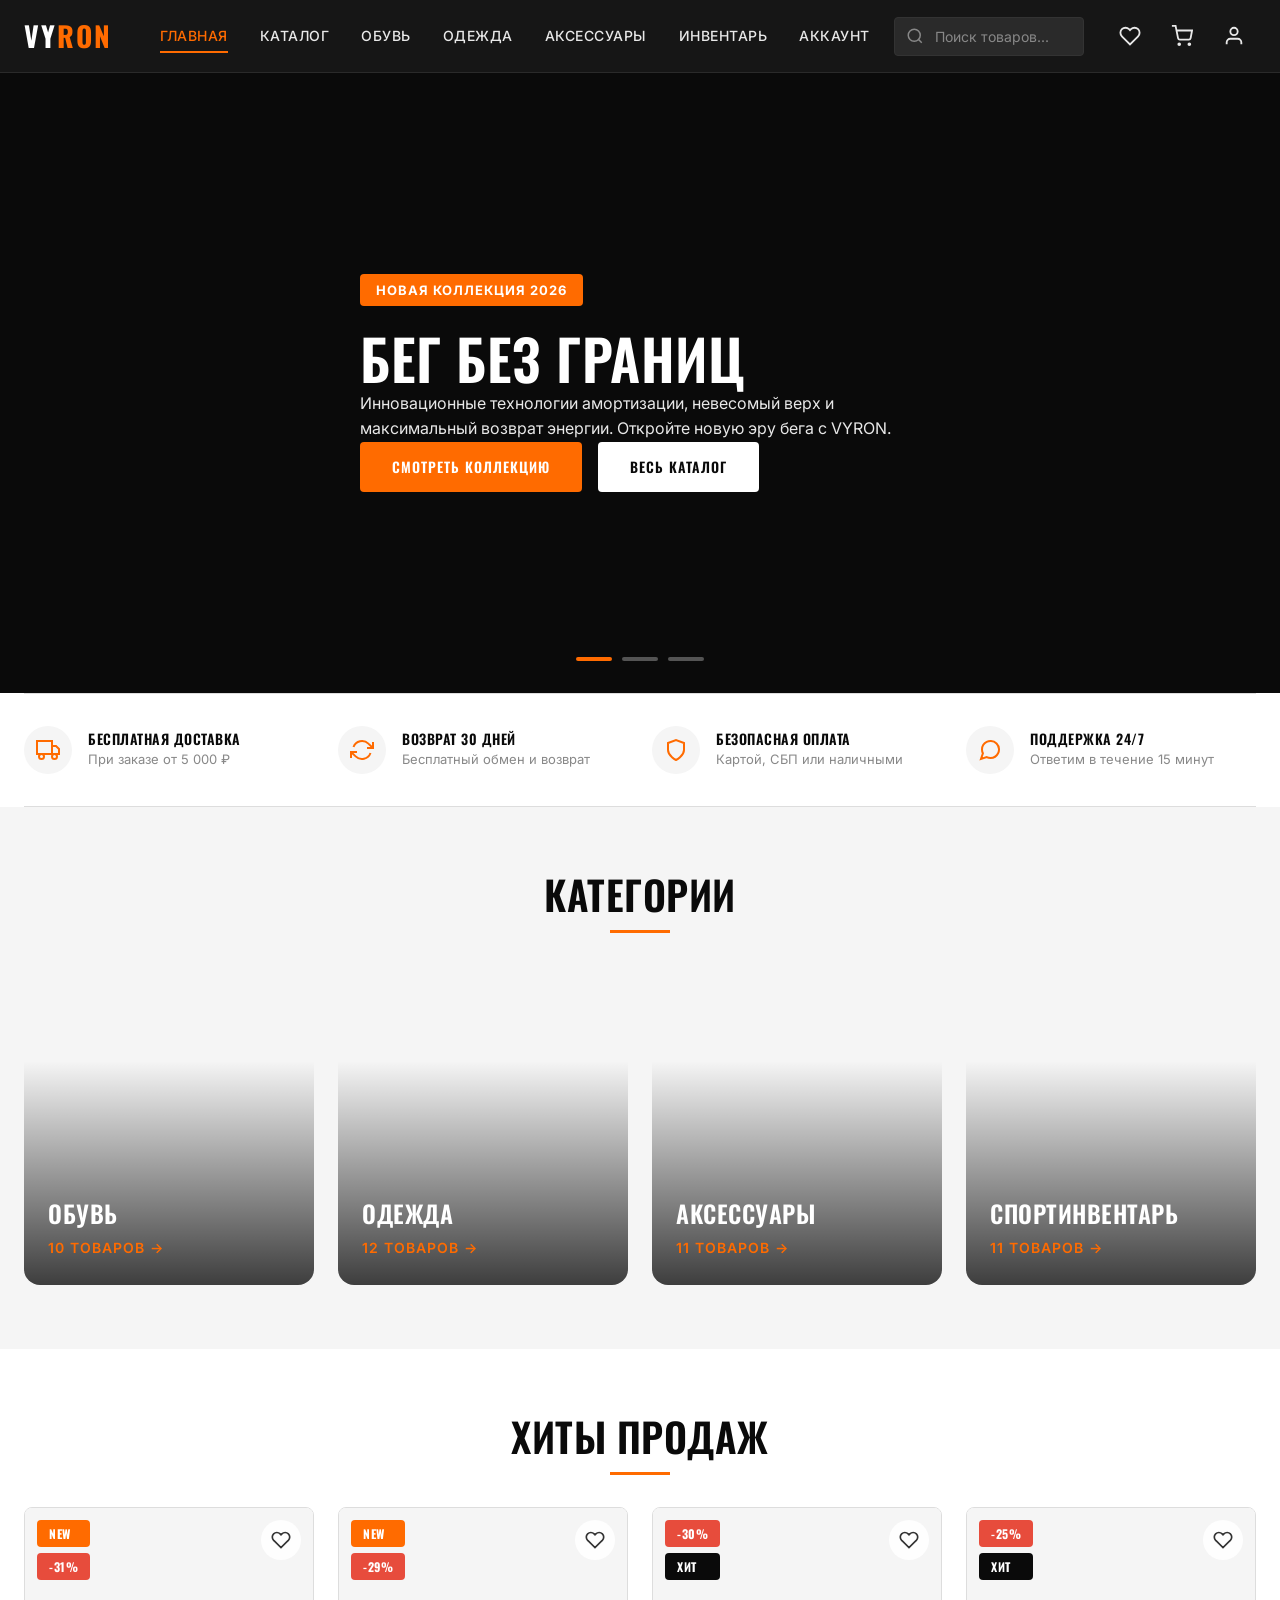
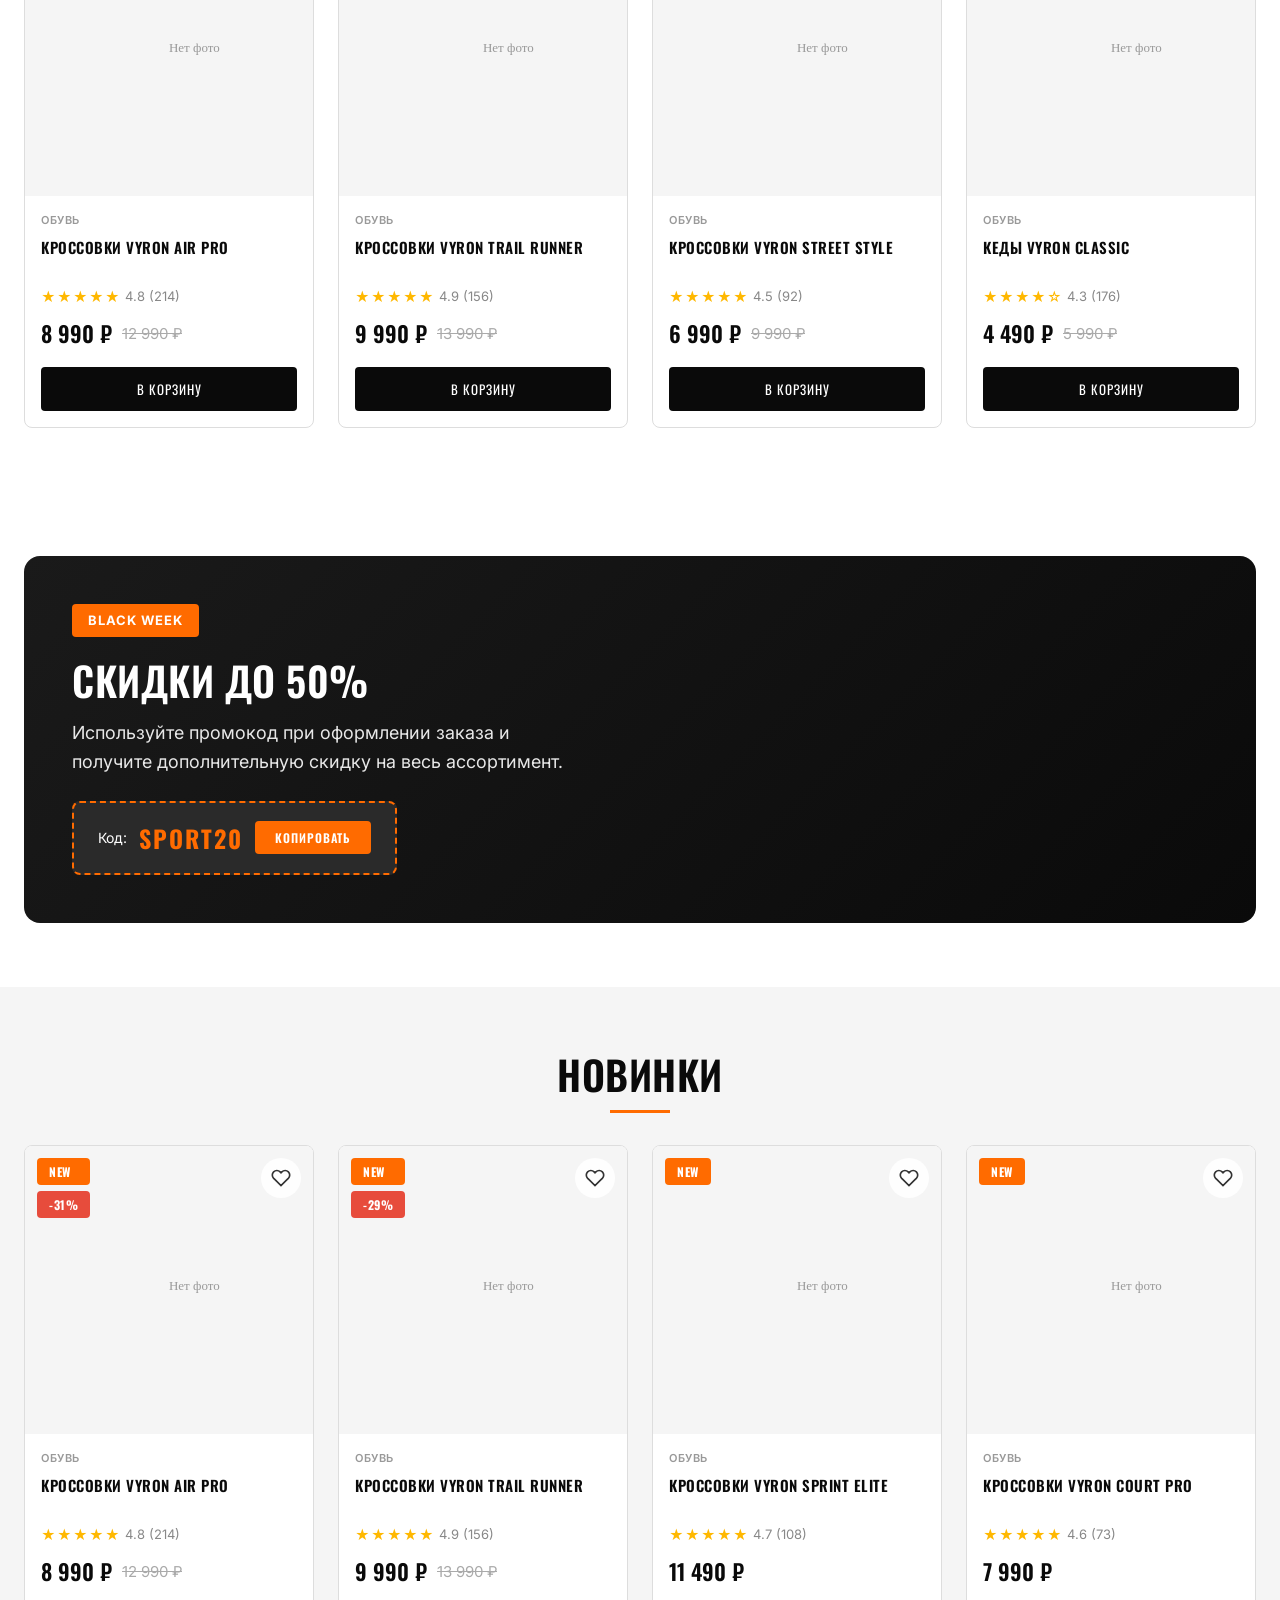
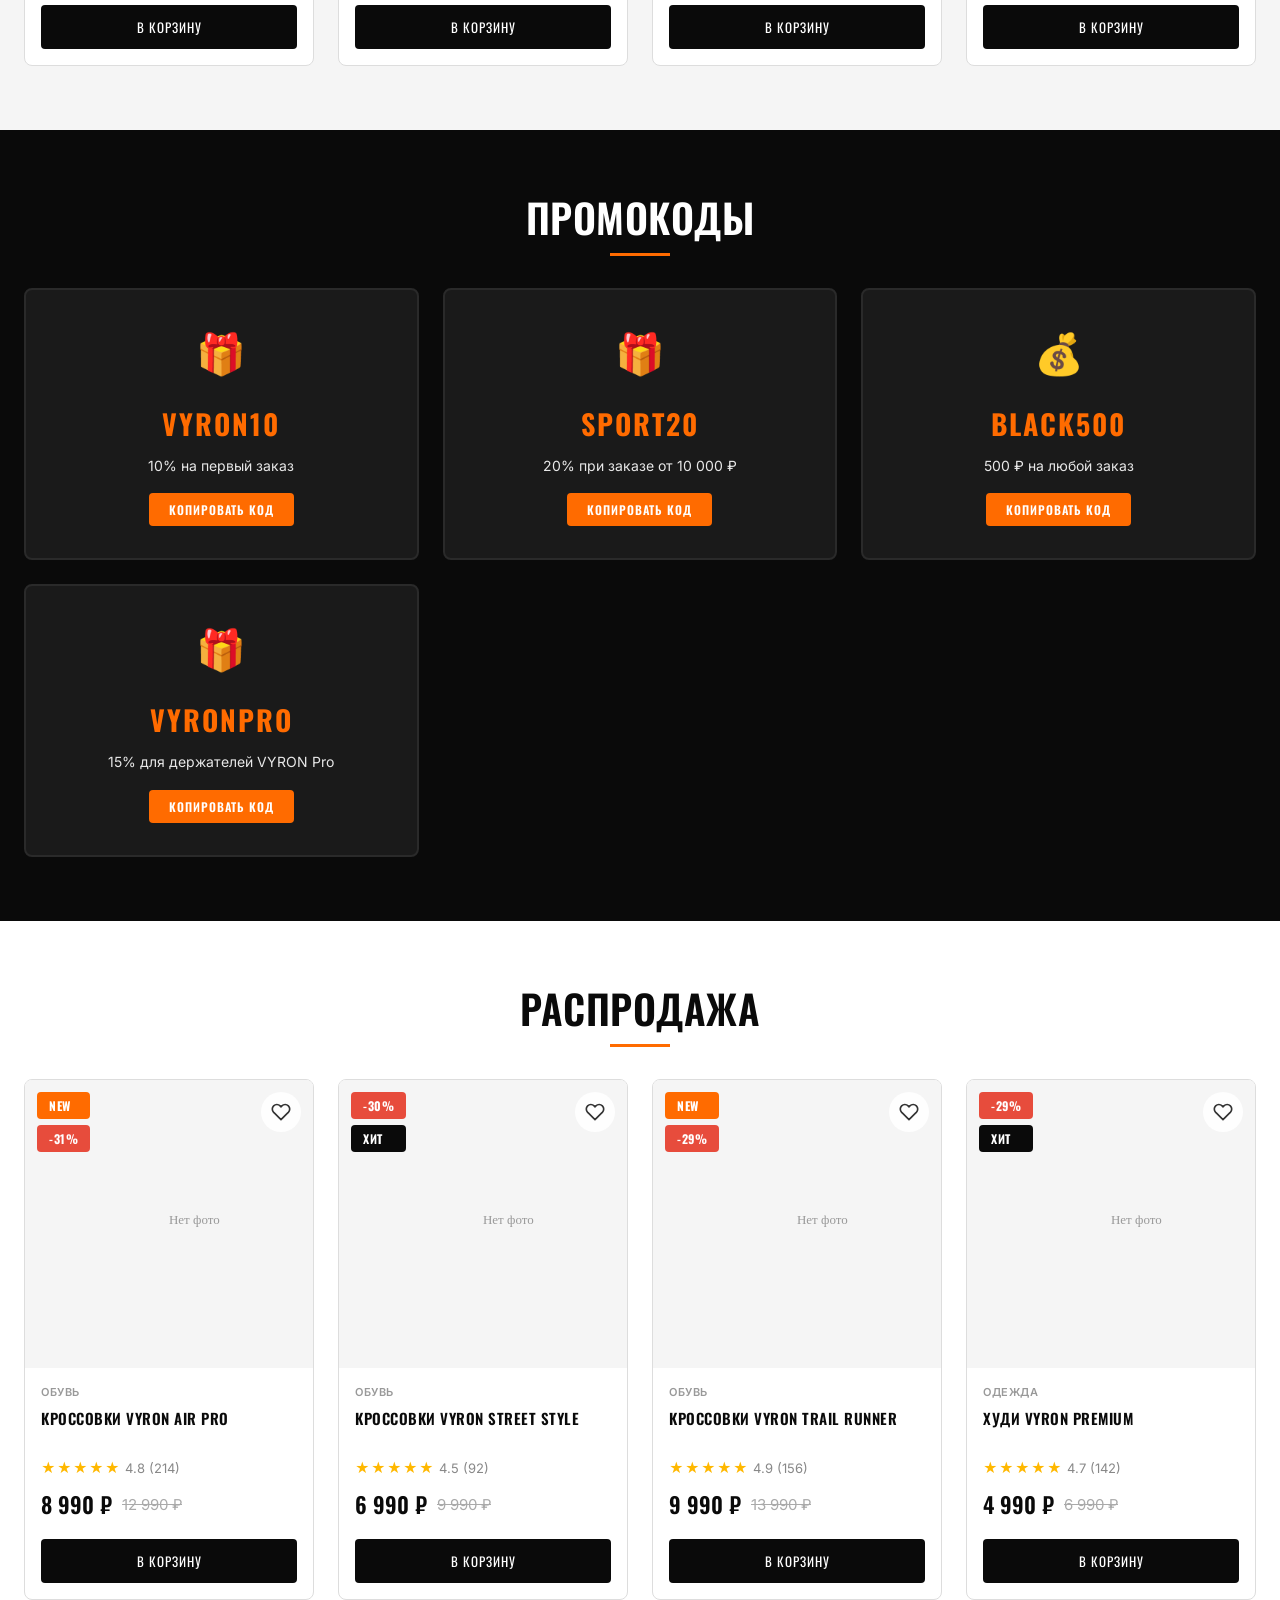
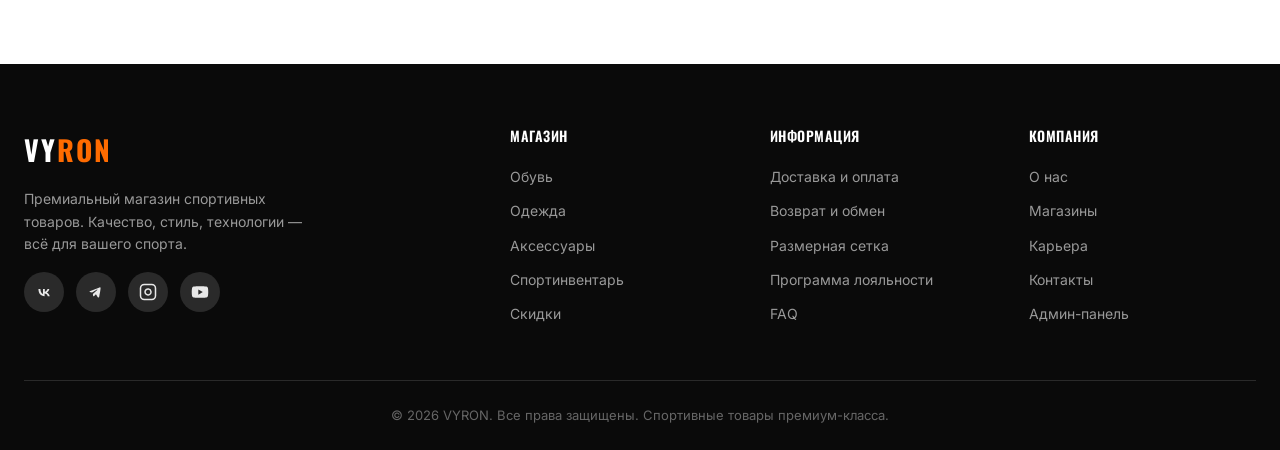
<file: index.html>
<!DOCTYPE html>
<html lang="ru">
<head>
  <meta charset="UTF-8">
  <meta name="viewport" content="width=device-width, initial-scale=1.0">
  <title>VYRON — Премиальный магазин спортивных товаров</title>
  <meta name="description" content="VYRON — спортивные товары премиум-класса: обувь, одежда, аксессуары и спортинвентарь. Качество, стиль, технологии.">
  <link rel="preconnect" href="https://fonts.googleapis.com">
  <link rel="preconnect" href="https://fonts.gstatic.com" crossorigin>
  <link href="https://fonts.googleapis.com/css2?family=Oswald:wght@400;500;600;700&family=Inter:wght@400;500;600;700&display=swap" rel="stylesheet">
  <link rel="stylesheet" href="css/style.css">
</head>
<body>
  <div id="header"></div>

  <!-- Hero Slider -->
  <section class="hero-slider" id="hero-slider"></section>

  <!-- Features -->
  <div class="container">
    <div class="features">
      <div class="feature">
        <div class="feature__icon"><svg viewBox="0 0 24 24" fill="none" stroke="currentColor" stroke-width="2"><rect x="1" y="3" width="15" height="13"/><polygon points="16 8 20 8 23 11 23 16 16 16 16 8"/><circle cx="5.5" cy="18.5" r="2.5"/><circle cx="18.5" cy="18.5" r="2.5"/></svg></div>
        <div><h4>Бесплатная доставка</h4><p>При заказе от 5 000 ₽</p></div>
      </div>
      <div class="feature">
        <div class="feature__icon"><svg viewBox="0 0 24 24" fill="none" stroke="currentColor" stroke-width="2"><polyline points="23 4 23 10 17 10"/><polyline points="1 20 1 14 7 14"/><path d="M3.51 9a9 9 0 0 1 14.85-3.36L23 10M1 14l4.64 4.36A9 9 0 0 0 20.49 15"/></svg></div>
        <div><h4>Возврат 30 дней</h4><p>Бесплатный обмен и возврат</p></div>
      </div>
      <div class="feature">
        <div class="feature__icon"><svg viewBox="0 0 24 24" fill="none" stroke="currentColor" stroke-width="2"><path d="M12 22s8-4 8-10V5l-8-3-8 3v7c0 6 8 10 8 10z"/></svg></div>
        <div><h4>Безопасная оплата</h4><p>Картой, СБП или наличными</p></div>
      </div>
      <div class="feature">
        <div class="feature__icon"><svg viewBox="0 0 24 24" fill="none" stroke="currentColor" stroke-width="2"><path d="M21 11.5a8.38 8.38 0 0 1-.9 3.8 8.5 8.5 0 0 1-7.6 4.7 8.38 8.38 0 0 1-3.8-.9L3 21l1.9-5.7a8.38 8.38 0 0 1-.9-3.8 8.5 8.5 0 0 1 4.7-7.6 8.38 8.38 0 0 1 3.8-.9h.5a8.48 8.48 0 0 1 8 8v.5z"/></svg></div>
        <div><h4>Поддержка 24/7</h4><p>Ответим в течение 15 минут</p></div>
      </div>
    </div>
  </div>

  <!-- Categories -->
  <section class="section section--gray">
    <div class="container">
      <h2 class="section-title">Категории</h2>
      <div class="category-grid" id="category-grid"></div>
    </div>
  </section>

  <!-- Hit Products -->
  <section class="section">
    <div class="container">
      <h2 class="section-title">Хиты продаж</h2>
      <div class="product-grid" id="hit-products"></div>
    </div>
  </section>

  <!-- Promo Banner -->
  <section class="section">
    <div class="container">
      <div class="promo-banner" id="promo-banner"></div>
    </div>
  </section>

  <!-- New Arrivals -->
  <section class="section section--gray">
    <div class="container">
      <h2 class="section-title">Новинки</h2>
      <div class="product-grid" id="new-products"></div>
    </div>
  </section>

  <!-- Promo Codes -->
  <section class="section section--dark">
    <div class="container">
      <h2 class="section-title" style="color:#fff">Промокоды</h2>
      <div class="promo-codes" id="promo-codes"></div>
    </div>
  </section>

  <!-- Sale -->
  <section class="section">
    <div class="container">
      <h2 class="section-title">Распродажа</h2>
      <div class="product-grid" id="sale-products"></div>
    </div>
  </section>

  <div id="footer"></div>

  <script src="js/data.js"></script>
  <script src="js/store.js"></script>
  <script src="js/main.js"></script>
</body>
</html>
</file>
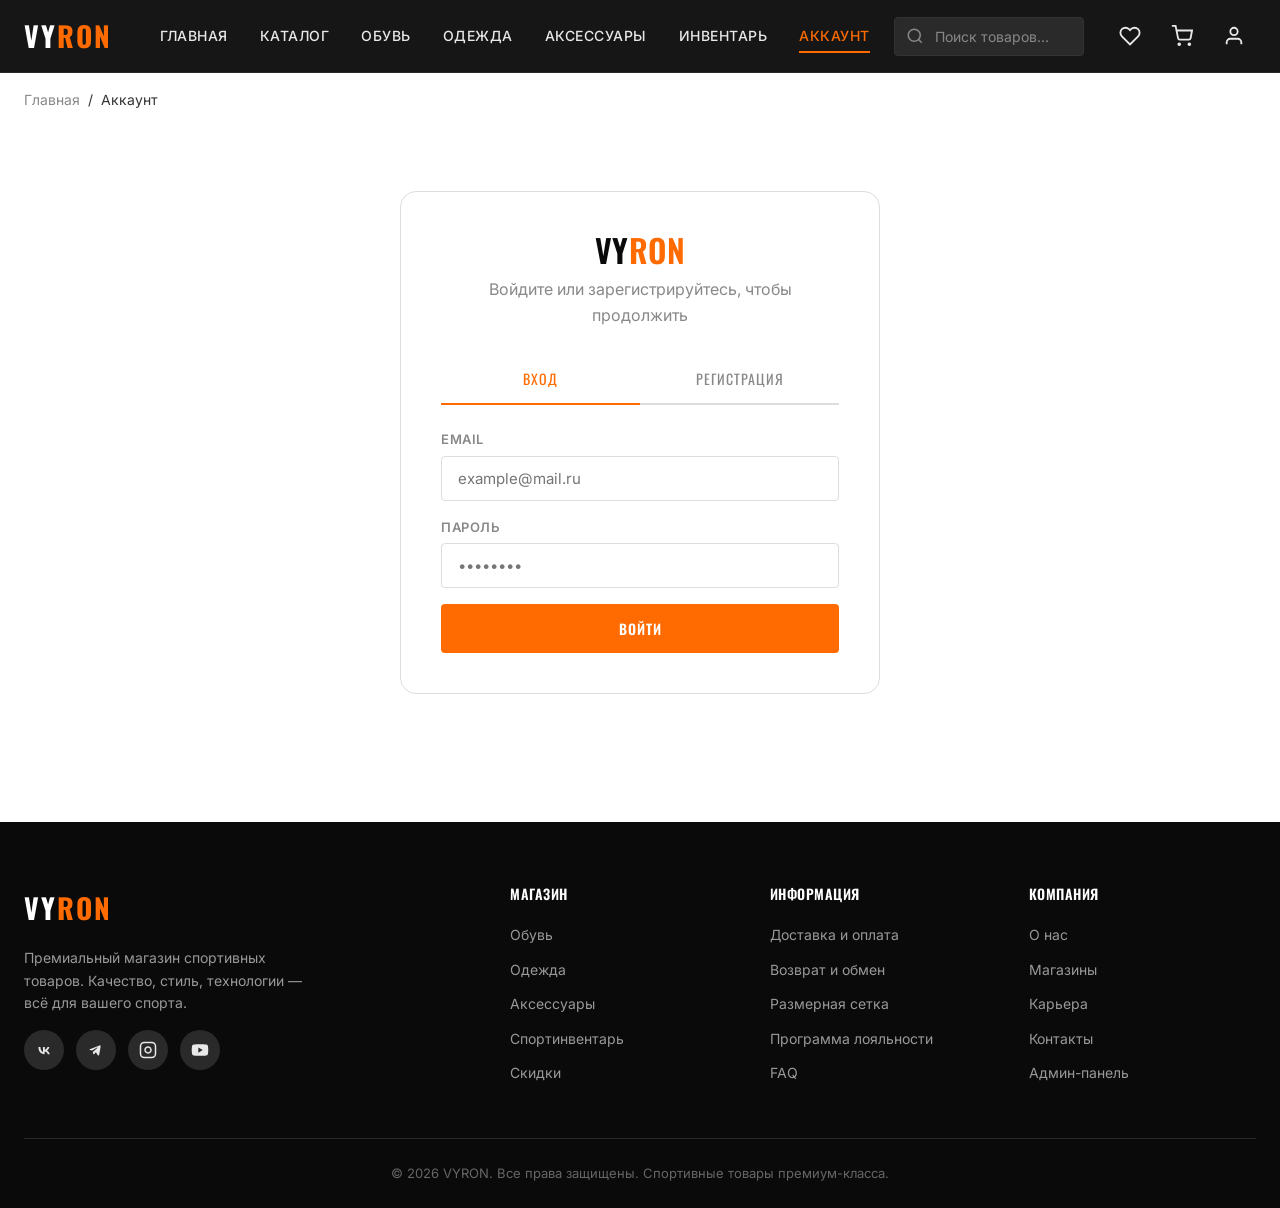
<file: account.html>
<!DOCTYPE html>
<html lang="ru">
<head>
  <meta charset="UTF-8">
  <meta name="viewport" content="width=device-width, initial-scale=1.0">
  <title>Аккаунт — VYRON</title>
  <link rel="preconnect" href="https://fonts.googleapis.com">
  <link rel="preconnect" href="https://fonts.gstatic.com" crossorigin>
  <link href="https://fonts.googleapis.com/css2?family=Oswald:wght@400;500;600;700&family=Inter:wght@400;500;600;700&display=swap" rel="stylesheet">
  <link rel="stylesheet" href="css/style.css">
</head>
<body>
  <div id="header"></div>

  <div class="container">
    <div class="breadcrumb"><a href="index.html">Главная</a> <span>/</span> <span id="bc">Аккаунт</span></div>
  </div>

  <section class="section" style="padding-top:0">
    <div class="container">
      <div id="account-content"></div>
    </div>
  </section>

  <div id="footer"></div>

  <script src="js/data.js"></script>
  <script src="js/store.js"></script>
  <script src="js/account.js"></script>
</body>
</html>
</file>
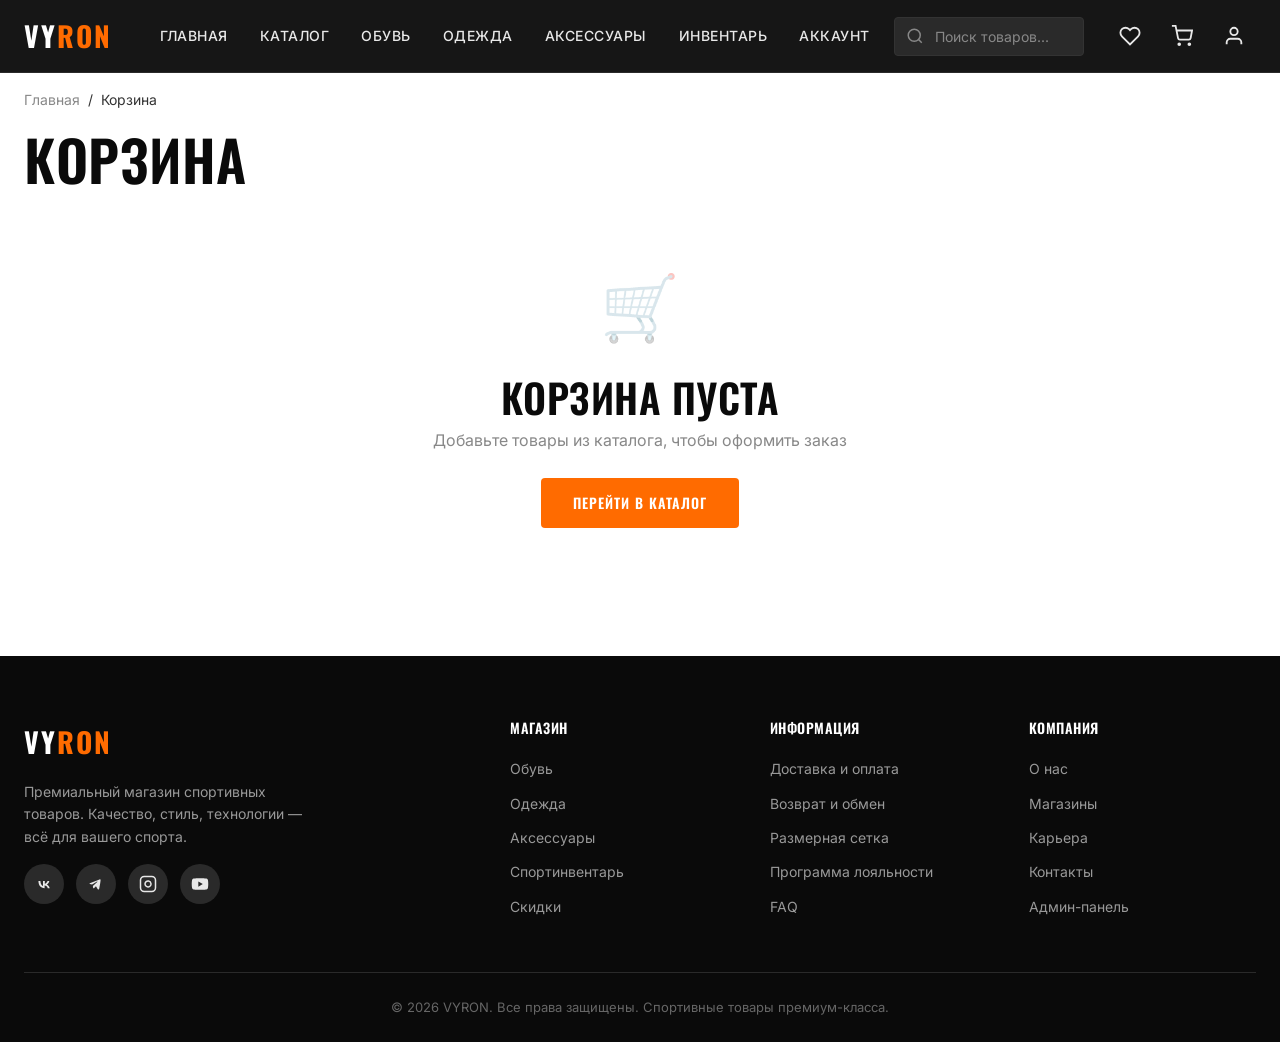
<file: cart.html>
<!DOCTYPE html>
<html lang="ru">
<head>
  <meta charset="UTF-8">
  <meta name="viewport" content="width=device-width, initial-scale=1.0">
  <title>Корзина — VYRON</title>
  <link rel="preconnect" href="https://fonts.googleapis.com">
  <link rel="preconnect" href="https://fonts.gstatic.com" crossorigin>
  <link href="https://fonts.googleapis.com/css2?family=Oswald:wght@400;500;600;700&family=Inter:wght@400;500;600;700&display=swap" rel="stylesheet">
  <link rel="stylesheet" href="css/style.css">
</head>
<body>
  <div id="header"></div>

  <div class="container">
    <div class="breadcrumb"><a href="index.html">Главная</a> <span>/</span> <span>Корзина</span></div>
    <h1>Корзина</h1>
  </div>

  <section class="section" style="padding-top:0">
    <div class="container">
      <div id="cart-content"></div>
    </div>
  </section>

  <div id="footer"></div>

  <script src="js/data.js"></script>
  <script src="js/store.js"></script>
  <script src="js/cart.js"></script>
</body>
</html>
</file>
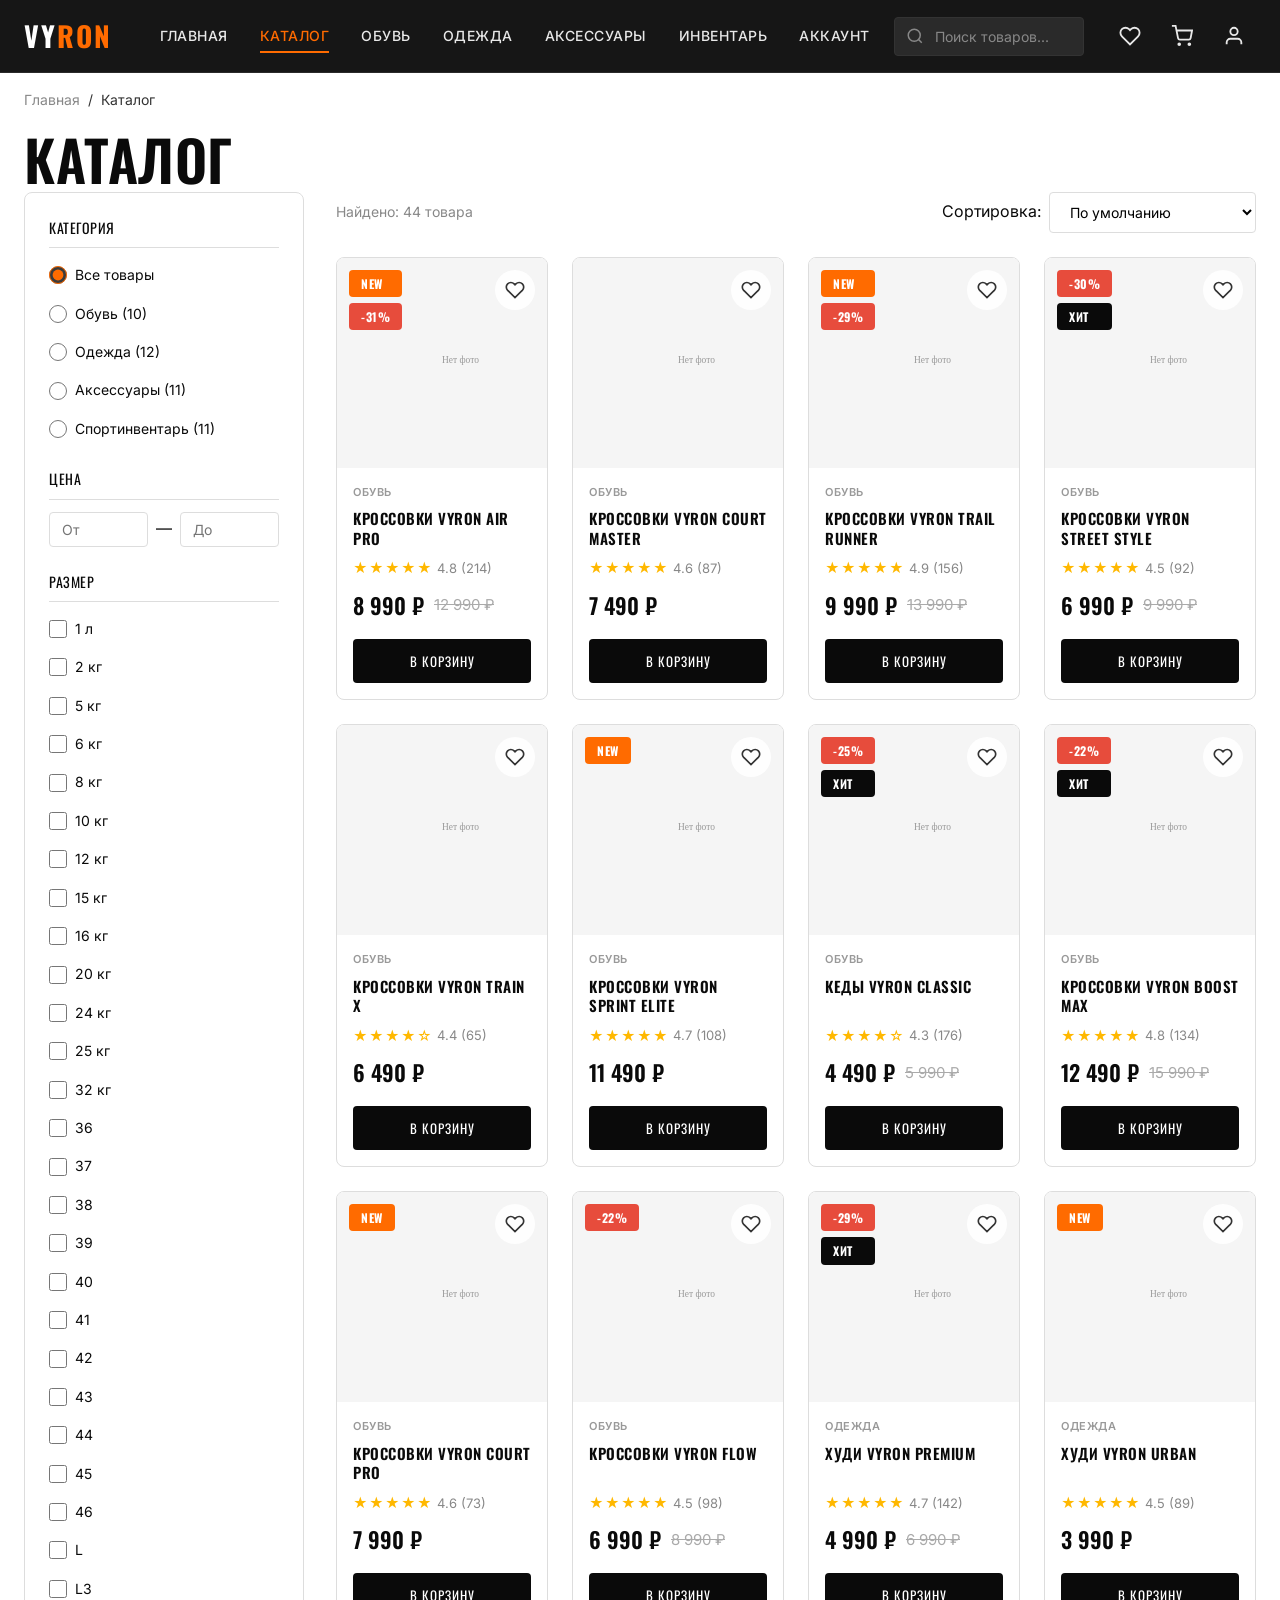
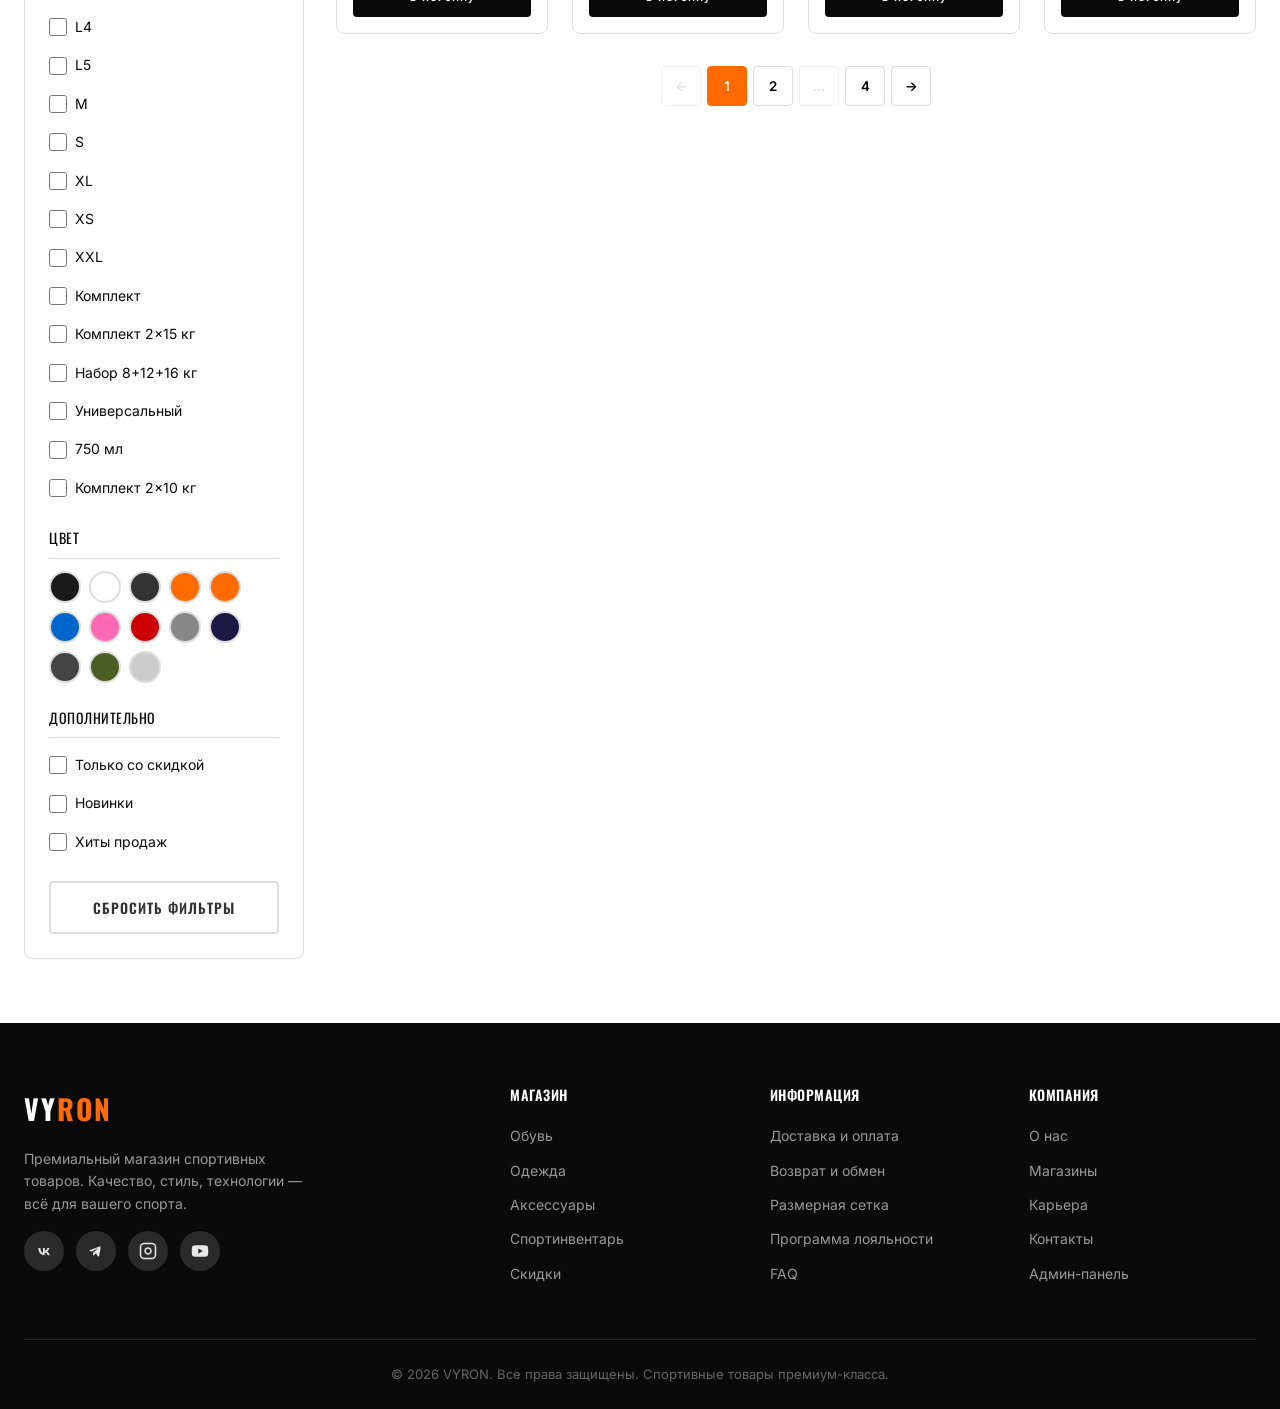
<file: catalog.html>
<!DOCTYPE html>
<html lang="ru">
<head>
  <meta charset="UTF-8">
  <meta name="viewport" content="width=device-width, initial-scale=1.0">
  <title>Каталог — VYRON</title>
  <link rel="preconnect" href="https://fonts.googleapis.com">
  <link rel="preconnect" href="https://fonts.gstatic.com" crossorigin>
  <link href="https://fonts.googleapis.com/css2?family=Oswald:wght@400;500;600;700&family=Inter:wght@400;500;600;700&display=swap" rel="stylesheet">
  <link rel="stylesheet" href="css/style.css">
</head>
<body>
  <div id="header"></div>

  <div class="container">
    <div class="breadcrumb" id="breadcrumb">
      <a href="index.html">Главная</a> <span>/</span> <span id="bc-current">Каталог</span>
    </div>
    <h1 id="page-title">Каталог</h1>
  </div>

  <section class="section" style="padding-top:0">
    <div class="container">
      <button class="btn btn--ghost filter-toggle" onclick="document.querySelector('.filters').classList.toggle('open')">Фильтры</button>
      <div class="catalog">
        <!-- Filters -->
        <aside class="filters" id="filters">
          <div class="filter-group">
            <div class="filter-group__title">Категория</div>
            <div class="filter-list" id="filter-categories"></div>
          </div>
          <div class="filter-group">
            <div class="filter-group__title">Цена</div>
            <div class="price-range">
              <input type="number" id="min-price" placeholder="От" min="0">
              <span>—</span>
              <input type="number" id="max-price" placeholder="До" min="0">
            </div>
          </div>
          <div class="filter-group">
            <div class="filter-group__title">Размер</div>
            <div class="filter-list" id="filter-sizes"></div>
          </div>
          <div class="filter-group">
            <div class="filter-group__title">Цвет</div>
            <div class="filter-color" id="filter-colors"></div>
          </div>
          <div class="filter-group">
            <div class="filter-group__title">Дополнительно</div>
            <div class="filter-list">
              <label><input type="checkbox" id="f-discount"> Только со скидкой</label>
              <label><input type="checkbox" id="f-new"> Новинки</label>
              <label><input type="checkbox" id="f-hit"> Хиты продаж</label>
            </div>
          </div>
          <button class="btn btn--ghost btn--block" onclick="resetFilters()">Сбросить фильтры</button>
        </aside>

        <!-- Products -->
        <div>
          <div class="catalog__toolbar">
            <span class="catalog__count" id="catalog-count"></span>
            <div class="catalog__sort">
              <span>Сортировка:</span>
              <select id="sort-select">
                <option value="default">По умолчанию</option>
                <option value="price-asc">Цена: по возрастанию</option>
                <option value="price-desc">Цена: по убыванию</option>
                <option value="rating">По рейтингу</option>
                <option value="new">Сначала новинки</option>
                <option value="discount">По размеру скидки</option>
              </select>
            </div>
          </div>
          <div class="product-grid" id="product-grid"></div>
          <div class="pagination" id="pagination"></div>
        </div>
      </div>
    </div>
  </section>

  <div id="footer"></div>

  <script src="js/data.js"></script>
  <script src="js/store.js"></script>
  <script src="js/catalog.js"></script>
</body>
</html>
</file>
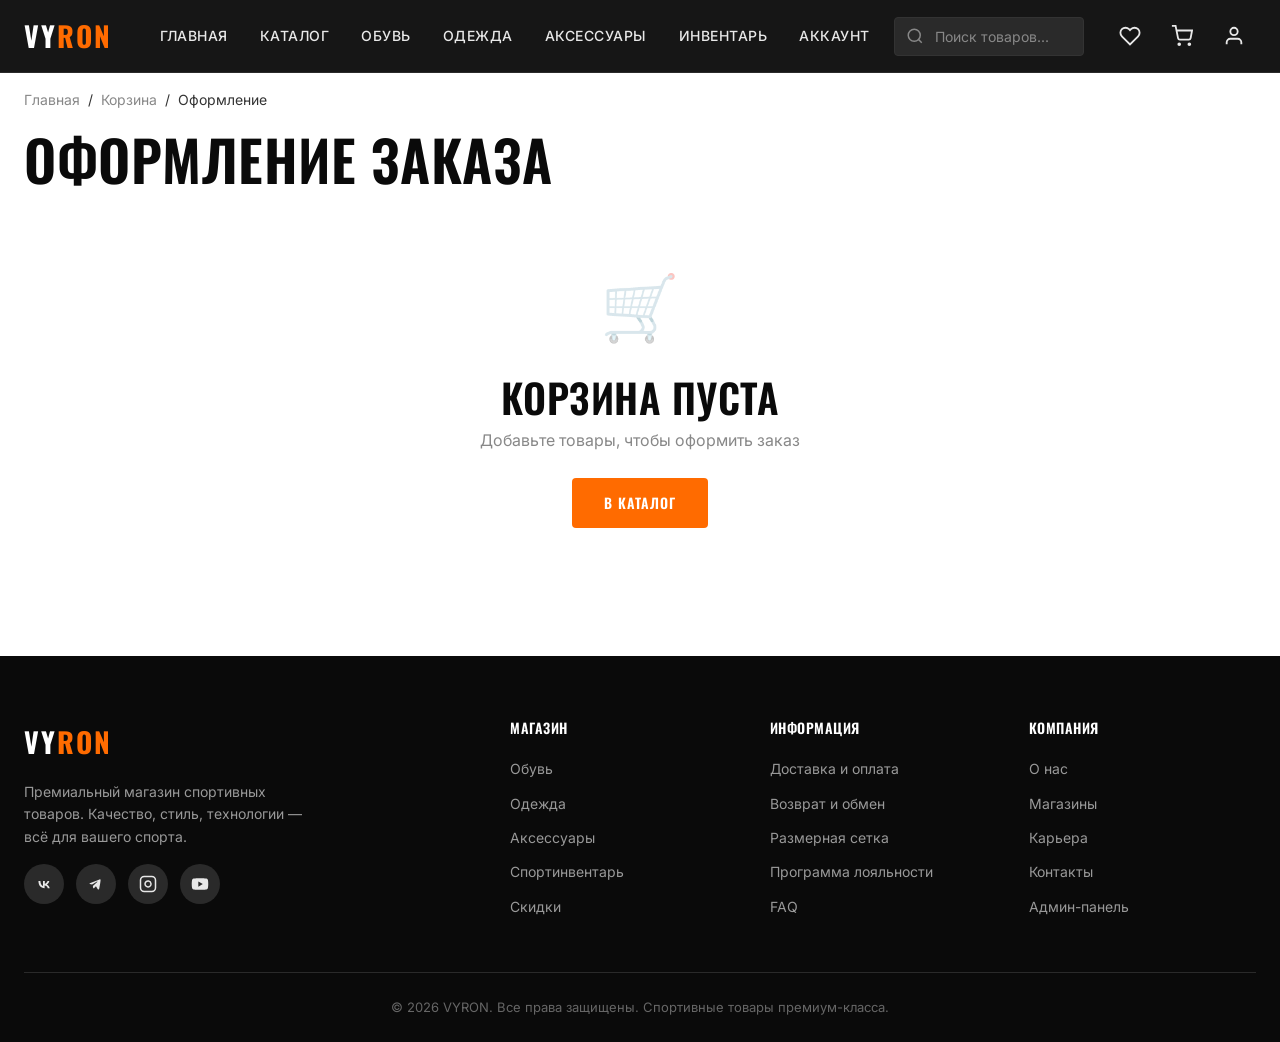
<file: checkout.html>
<!DOCTYPE html>
<html lang="ru">
<head>
  <meta charset="UTF-8">
  <meta name="viewport" content="width=device-width, initial-scale=1.0">
  <title>Оформление заказа — VYRON</title>
  <link rel="preconnect" href="https://fonts.googleapis.com">
  <link rel="preconnect" href="https://fonts.gstatic.com" crossorigin>
  <link href="https://fonts.googleapis.com/css2?family=Oswald:wght@400;500;600;700&family=Inter:wght@400;500;600;700&display=swap" rel="stylesheet">
  <link rel="stylesheet" href="css/style.css">
</head>
<body>
  <div id="header"></div>

  <div class="container">
    <div class="breadcrumb"><a href="index.html">Главная</a> <span>/</span> <a href="cart.html">Корзина</a> <span>/</span> <span>Оформление</span></div>
    <h1>Оформление заказа</h1>
  </div>

  <section class="section" style="padding-top:0">
    <div class="container">
      <div id="checkout-content"></div>
    </div>
  </section>

  <div id="footer"></div>

  <script src="js/data.js"></script>
  <script src="js/store.js"></script>
  <script src="js/checkout.js"></script>
</body>
</html>
</file>
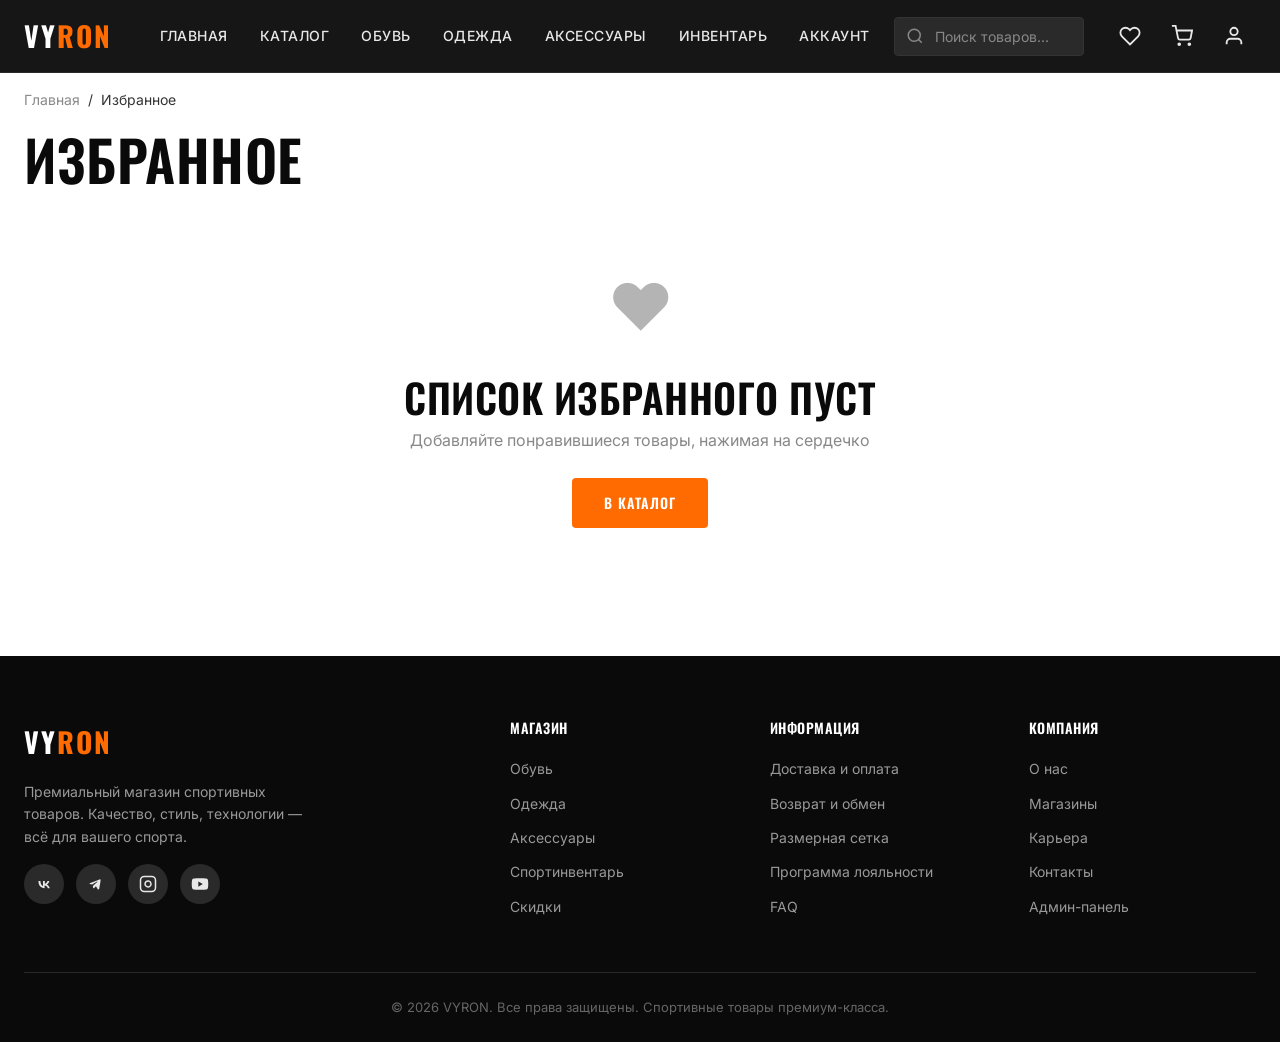
<file: favorites.html>
<!DOCTYPE html>
<html lang="ru">
<head>
  <meta charset="UTF-8">
  <meta name="viewport" content="width=device-width, initial-scale=1.0">
  <title>Избранное — VYRON</title>
  <link rel="preconnect" href="https://fonts.googleapis.com">
  <link rel="preconnect" href="https://fonts.gstatic.com" crossorigin>
  <link href="https://fonts.googleapis.com/css2?family=Oswald:wght@400;500;600;700&family=Inter:wght@400;500;600;700&display=swap" rel="stylesheet">
  <link rel="stylesheet" href="css/style.css">
</head>
<body>
  <div id="header"></div>

  <div class="container">
    <div class="breadcrumb"><a href="index.html">Главная</a> <span>/</span> <span>Избранное</span></div>
    <h1>Избранное</h1>
  </div>

  <section class="section" style="padding-top:0">
    <div class="container">
      <div class="product-grid" id="fav-grid"></div>
    </div>
  </section>

  <div id="footer"></div>

  <script src="js/data.js"></script>
  <script src="js/store.js"></script>
  <script>
    function renderFavs() {
      const el = document.getElementById('fav-grid');
      const favs = Store.getFavs();
      if (favs.length === 0) {
        el.className = '';
        el.innerHTML = `
          <div class="empty-state">
            <div class="empty-state__icon">❤️</div>
            <h2>Список избранного пуст</h2>
            <p>Добавляйте понравившиеся товары, нажимая на сердечко</p>
            <a href="catalog.html" class="btn btn--primary">В каталог</a>
          </div>`;
        return;
      }
      el.className = 'product-grid';
      const items = favs.map(id => Store.getProduct(id)).filter(Boolean);
      el.innerHTML = items.map(Store.productCard).join('');
    }
    window.renderCards = renderFavs;
    document.addEventListener('DOMContentLoaded', () => {
      Store.initPage('');
      renderFavs();
    });
  </script>
</body>
</html>
</file>
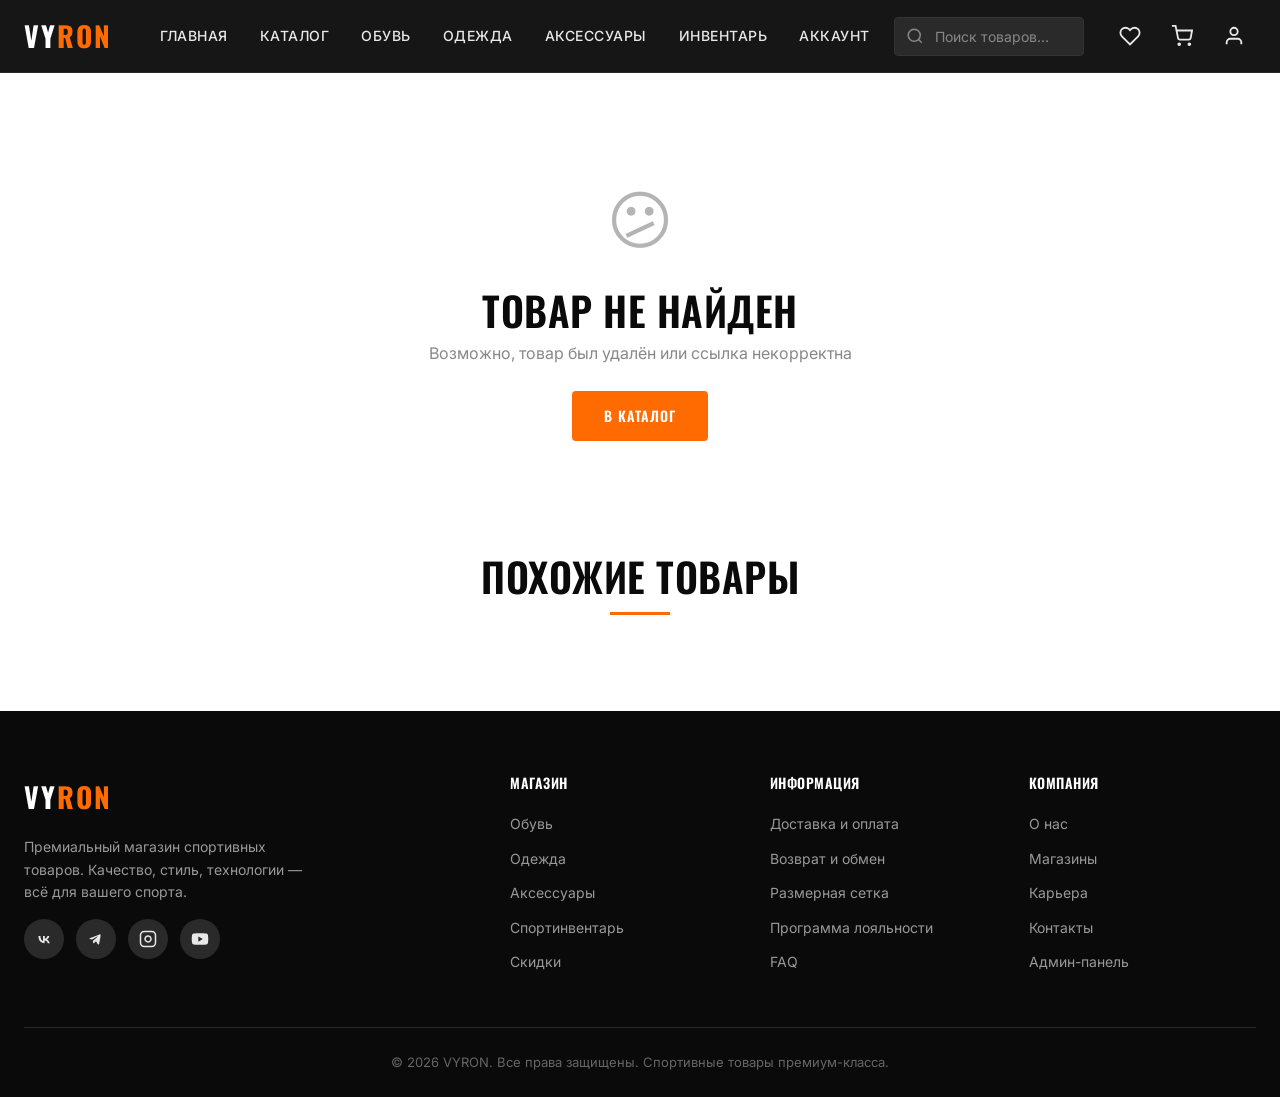
<file: product.html>
<!DOCTYPE html>
<html lang="ru">
<head>
  <meta charset="UTF-8">
  <meta name="viewport" content="width=device-width, initial-scale=1.0">
  <title>Товар — VYRON</title>
  <link rel="preconnect" href="https://fonts.googleapis.com">
  <link rel="preconnect" href="https://fonts.gstatic.com" crossorigin>
  <link href="https://fonts.googleapis.com/css2?family=Oswald:wght@400;500;600;700&family=Inter:wght@400;500;600;700&display=swap" rel="stylesheet">
  <link rel="stylesheet" href="css/style.css">
</head>
<body>
  <div id="header"></div>

  <div class="container">
    <div class="breadcrumb" id="breadcrumb"></div>
  </div>

  <section class="section" style="padding-top:0">
    <div class="container">
      <div id="product-content"></div>
      <div class="tabs" id="product-tabs" style="display:none"></div>
      <h2 class="section-title" style="margin-top:48px">Похожие товары</h2>
      <div class="product-grid" id="related-products"></div>
    </div>
  </section>

  <div id="footer"></div>

  <script src="js/data.js"></script>
  <script src="js/store.js"></script>
  <script src="js/product.js"></script>
</body>
</html>
</file>
<file: css/style.css>
/* ============================================
   VYRON — Premium Sports Store
   Design System: Black / White / Graphite / Orange
   ============================================ */

/* -------- Design Tokens -------- */
:root {
  /* Colors */
  --black: #0a0a0a;
  --graphite: #1a1a1a;
  --graphite-2: #222;
  --graphite-3: #2a2a2a;
  --graphite-4: #333;
  --graphite-5: #3a3a3a;
  --white: #fff;
  --off-white: #f5f5f5;
  --light-gray: #e8e8e8;
  --border: #ddd;
  --orange: #ff6b00;
  --orange-dark: #e55f00;
  --orange-light: #ff8533;
  --success: #2ecc71;
  --danger: #e74c3c;
  --warning: #f39c12;
  --star: #ffb800;

  /* Typography */
  --font-head: 'Oswald', 'Arial Narrow', sans-serif;
  --font-body: 'Inter', 'Segoe UI', system-ui, sans-serif;

  /* Spacing */
  --s-xs: 4px;
  --s-sm: 8px;
  --s-md: 16px;
  --s-lg: 24px;
  --s-xl: 32px;
  --s-2xl: 48px;
  --s-3xl: 64px;

  /* Transitions */
  --t-fast: .15s ease;
  --t-base: .25s ease;
  --t-slow: .4s ease;

  /* Shadows */
  --shadow-sm: 0 1px 4px rgba(0,0,0,.08);
  --shadow-md: 0 4px 16px rgba(0,0,0,.12);
  --shadow-lg: 0 10px 40px rgba(0,0,0,.18);

  /* Radius */
  --r-sm: 4px;
  --r-md: 8px;
  --r-lg: 16px;

  /* Layout */
  --container: 1320px;
  --header-h: 72px;
}

/* -------- Reset & Base -------- */
*,*::before,*::after{box-sizing:border-box;margin:0;padding:0}
html{scroll-behavior:smooth;font-size:16px}
body{font-family:var(--font-body);background:var(--white);color:var(--black);line-height:1.6;overflow-x:hidden}
img{display:block;max-width:100%;height:auto}
a{color:inherit;text-decoration:none}
button{font-family:inherit;cursor:pointer;border:none;background:none}
input,select,textarea{font-family:inherit;font-size:inherit}
ul{list-style:none}

/* -------- Typography -------- */
h1,h2,h3,h4{font-family:var(--font-head);font-weight:600;line-height:1.15;text-transform:uppercase;letter-spacing:.5px}
h1{font-size:clamp(2rem,5vw,3.5rem)}
h2{font-size:clamp(1.5rem,3.5vw,2.5rem)}
h3{font-size:1.25rem}
.section-title{text-align:center;margin-bottom:var(--s-xl);position:relative;padding-bottom:16px}
.section-title::after{content:'';position:absolute;bottom:0;left:50%;transform:translateX(-50%);width:60px;height:3px;background:var(--orange)}

/* -------- Layout -------- */
.container{max-width:var(--container);margin:0 auto;padding:0 var(--s-lg)}
.section{padding:var(--s-3xl) 0}
.section--gray{background:var(--off-white)}
.section--dark{background:var(--black);color:var(--white)}
.grid{display:grid;gap:var(--s-lg)}
.flex{display:flex;gap:var(--s-md)}
.hide{display:none!important}

/* -------- Buttons -------- */
.btn{display:inline-flex;align-items:center;justify-content:center;gap:8px;padding:14px 32px;font-family:var(--font-head);font-size:14px;font-weight:600;text-transform:uppercase;letter-spacing:1px;border-radius:var(--r-sm);transition:all var(--t-base);white-space:nowrap}
.btn--primary{background:var(--orange);color:var(--white)}
.btn--primary:hover{background:var(--orange-dark);transform:translateY(-2px);box-shadow:0 8px 24px rgba(255,107,0,.35)}
.btn--dark{background:var(--black);color:var(--white)}
.btn--dark:hover{background:var(--graphite-3);transform:translateY(-2px)}
.btn--outline{background:transparent;color:var(--black);border:2px solid var(--black)}
.btn--outline:hover{background:var(--black);color:var(--white)}
.btn--white{background:var(--white);color:var(--black)}
.btn--white:hover{background:var(--off-white);transform:translateY(-2px)}
.btn--ghost{background:transparent;color:var(--graphite-4);border:2px solid var(--border)}
.btn--ghost:hover{border-color:var(--orange);color:var(--orange)}
.btn--sm{padding:8px 20px;font-size:12px}
.btn--lg{padding:18px 48px;font-size:16px}
.btn--block{display:flex;width:100%}
.btn:disabled{opacity:.5;cursor:not-allowed;transform:none!important}

/* -------- Header -------- */
.header{position:sticky;top:0;z-index:1000;background:rgba(10,10,10,.95);backdrop-filter:blur(10px);border-bottom:1px solid var(--graphite-3)}
.header__inner{height:var(--header-h);display:flex;align-items:center;gap:var(--s-lg)}
.logo{font-family:var(--font-head);font-size:28px;font-weight:700;letter-spacing:2px;color:var(--white);text-transform:uppercase;flex-shrink:0}
.logo span{color:var(--orange)}
.header__nav{display:flex;gap:32px;flex:1;margin-left:var(--s-lg)}
.header__nav a{color:var(--light-gray);font-size:14px;font-weight:500;text-transform:uppercase;letter-spacing:.5px;transition:color var(--t-fast);position:relative;padding:4px 0}
.header__nav a:hover,.header__nav a.active{color:var(--orange)}
.header__nav a.active::after{content:'';position:absolute;bottom:-2px;left:0;right:0;height:2px;background:var(--orange)}
.header__search{flex:1;max-width:320px;position:relative}
.header__search input{width:100%;padding:10px 16px 10px 40px;background:var(--graphite-3);border:1px solid var(--graphite-4);border-radius:var(--r-sm);color:var(--white);font-size:14px;transition:border-color var(--t-fast)}
.header__search input::placeholder{color:#888}
.header__search input:focus{outline:none;border-color:var(--orange)}
.header__search svg{position:absolute;left:12px;top:50%;transform:translateY(-50%);width:18px;height:18px;color:#888}
.header__actions{display:flex;align-items:center;gap:8px}
.icon-btn{position:relative;width:44px;height:44px;display:flex;align-items:center;justify-content:center;color:var(--light-gray);border-radius:var(--r-sm);transition:all var(--t-fast)}
.icon-btn:hover{color:var(--orange);background:var(--graphite-3)}
.icon-btn svg{width:22px;height:22px}
.icon-btn__badge{position:absolute;top:4px;right:4px;min-width:18px;height:18px;padding:0 4px;background:var(--orange);color:var(--white);border-radius:9px;font-size:11px;font-weight:700;display:flex;align-items:center;justify-content:center;font-family:var(--font-body)}
.icon-btn__badge.hide{display:none}
.header__toggle{display:none;color:var(--white)}

/* -------- Mobile Nav -------- */
.mobile-nav{position:fixed;top:0;left:-100%;width:80%;max-width:340px;height:100vh;background:var(--black);z-index:2000;padding:80px 24px 24px;transition:left var(--t-base);overflow-y:auto}
.mobile-nav.open{left:0}
.mobile-nav__close{position:absolute;top:20px;right:20px;color:var(--white);font-size:28px}
.mobile-nav a{display:block;padding:14px 0;color:var(--light-gray);font-size:16px;text-transform:uppercase;border-bottom:1px solid var(--graphite-3)}
.mobile-nav a:hover{color:var(--orange)}
.overlay{position:fixed;inset:0;background:rgba(0,0,0,.6);z-index:1500;opacity:0;visibility:hidden;transition:all var(--t-base)}
.overlay.show{opacity:1;visibility:visible}

/* -------- Hero -------- */
.hero{position:relative;height:620px;display:flex;align-items:center;background:var(--black);overflow:hidden}
.hero__bg{position:absolute;inset:0;background-size:cover;background-position:center;opacity:.45}
.hero__content{position:relative;z-index:2;max-width:600px}
.hero__tag{display:inline-block;padding:6px 16px;background:var(--orange);color:var(--white);font-size:13px;font-weight:700;text-transform:uppercase;letter-spacing:1px;border-radius:var(--r-sm);margin-bottom:20px}
.hero h1{color:var(--white);font-size:clamp(2.5rem,6vw,4.5rem);margin-bottom:20px}
.hero p{color:var(--light-gray);font-size:18px;margin-bottom:32px;max-width:480px}
.hero__actions{display:flex;gap:16px;flex-wrap:wrap}

/* -------- Hero Slider -------- */
.hero-slider{position:relative;height:620px;overflow:hidden;background:var(--black)}
.hero-slide{position:absolute;inset:0;opacity:0;transition:opacity .8s ease;display:flex;align-items:center}
.hero-slide.active{opacity:1}
.hero-slide__bg{position:absolute;inset:0;background-size:cover;background-position:center}
.hero-slide__bg::after{content:'';position:absolute;inset:0;background:linear-gradient(90deg,rgba(10,10,10,.85) 0%,rgba(10,10,10,.5) 50%,transparent 100%)}
.hero-slide__content{position:relative;z-index:2;max-width:560px;padding-left:0;color:var(--white)}
.hero-slide__content h1{color:var(--white)}
.hero-slide__content p{color:var(--light-gray)}
.hero-slider__dots{position:absolute;bottom:32px;left:50%;transform:translateX(-50%);display:flex;gap:10px;z-index:3}
.hero-slider__dot{width:36px;height:4px;background:rgba(255,255,255,.3);border-radius:2px;cursor:pointer;transition:background var(--t-fast)}
.hero-slider__dot.active{background:var(--orange)}

/* -------- Category Cards -------- */
.category-grid{display:grid;grid-template-columns:repeat(4,1fr);gap:var(--s-lg)}
.category-card{position:relative;height:320px;border-radius:var(--r-lg);overflow:hidden;cursor:pointer;group:hover}
.category-card__bg{position:absolute;inset:0;background-size:cover;background-position:center;transition:transform var(--t-slow)}
.category-card:hover .category-card__bg{transform:scale(1.08)}
.category-card::after{content:'';position:absolute;inset:0;background:linear-gradient(180deg,transparent 30%,rgba(0,0,0,.75) 100%)}
.category-card__label{position:absolute;bottom:24px;left:24px;z-index:2;color:var(--white)}
.category-card__label h3{font-size:1.5rem;margin-bottom:8px}
.category-card__label span{font-size:14px;color:var(--orange);font-weight:600;text-transform:uppercase;letter-spacing:1px}

/* -------- Product Card -------- */
.product-grid{display:grid;grid-template-columns:repeat(4,1fr);gap:var(--s-lg)}
.product-card{background:var(--white);border-radius:var(--r-md);overflow:hidden;transition:all var(--t-base);border:1px solid var(--border);display:flex;flex-direction:column}
.product-card:hover{box-shadow:var(--shadow-lg);transform:translateY(-4px);border-color:transparent}
.product-card__img-wrap{position:relative;aspect-ratio:1;background:var(--off-white);overflow:hidden}
.product-card__img{width:100%;height:100%;object-fit:cover;transition:transform var(--t-slow)}
.product-card:hover .product-card__img{transform:scale(1.06)}
.product-card__badges{position:absolute;top:12px;left:12px;display:flex;flex-direction:column;gap:6px;z-index:2}
.badge{padding:4px 12px;font-size:12px;font-weight:700;text-transform:uppercase;letter-spacing:.5px;border-radius:var(--r-sm);color:var(--white);font-family:var(--font-head)}
.badge--new{background:var(--orange)}
.badge--sale{background:var(--danger)}
.badge--hit{background:var(--black)}
.product-card__fav{position:absolute;top:12px;right:12px;width:40px;height:40px;background:rgba(255,255,255,.9);border-radius:50%;display:flex;align-items:center;justify-content:center;z-index:2;transition:all var(--t-fast);color:var(--graphite-4)}
.product-card__fav:hover{background:var(--white);color:var(--danger)}
.product-card__fav.active{color:var(--danger)}
.product-card__fav svg{width:20px;height:20px}
.product-card__fav.active svg{fill:var(--danger)}
.product-card__body{padding:16px;display:flex;flex-direction:column;gap:8px;flex:1}
.product-card__cat{font-size:11px;color:#999;text-transform:uppercase;letter-spacing:.5px;font-weight:600}
.product-card__name{font-size:15px;font-weight:600;line-height:1.3;min-height:40px;display:-webkit-box;-webkit-line-clamp:2;-webkit-box-orient:vertical;overflow:hidden}
.product-card__name a:hover{color:var(--orange)}
.product-card__rating{display:flex;align-items:center;gap:4px;font-size:13px;color:#888}
.product-card__rating .stars{color:var(--star);font-size:14px;letter-spacing:1px}
.product-card__price-row{display:flex;align-items:center;gap:10px;margin-top:auto}
.product-card__price{font-family:var(--font-head);font-size:22px;font-weight:600;color:var(--black)}
.product-card__old-price{font-size:15px;color:#aaa;text-decoration:line-through}
.product-card__discount{font-size:13px;color:var(--danger);font-weight:700}
.product-card__add{width:100%;margin-top:8px;padding:12px;background:var(--black);color:var(--white);font-family:var(--font-head);text-transform:uppercase;font-size:13px;letter-spacing:1px;border-radius:var(--r-sm);transition:all var(--t-fast);display:flex;align-items:center;justify-content:center;gap:8px}
.product-card__add:hover{background:var(--orange)}
.product-card__add.added{background:var(--success)}

/* -------- Promo Banner -------- */
.promo-banner{background:linear-gradient(135deg,var(--graphite) 0%,var(--black) 100%);border-radius:var(--r-lg);overflow:hidden;display:grid;grid-template-columns:1fr 1fr;align-items:center}
.promo-banner__content{padding:var(--s-2xl)}
.promo-banner__content h2{color:var(--white);margin-bottom:16px}
.promo-banner__content p{color:var(--light-gray);font-size:18px;margin-bottom:24px}
.promo-banner__img{height:100%;min-height:320px;background-size:cover;background-position:center}
.promo-code-box{display:inline-flex;align-items:center;gap:12px;padding:16px 24px;background:var(--graphite-3);border:2px dashed var(--orange);border-radius:var(--r-md)}
.promo-code-box code{font-family:var(--font-head);font-size:24px;font-weight:700;color:var(--orange);letter-spacing:2px}

/* -------- Promo Codes Section -------- */
.promo-codes{display:grid;grid-template-columns:repeat(3,1fr);gap:var(--s-lg)}
.promo-card{background:var(--graphite);border-radius:var(--r-md);padding:32px;text-align:center;color:var(--white);border:2px solid var(--graphite-3);transition:all var(--t-base)}
.promo-card:hover{border-color:var(--orange);transform:translateY(-4px)}
.promo-card__icon{font-size:40px;margin-bottom:16px}
.promo-card__code{font-family:var(--font-head);font-size:28px;font-weight:700;color:var(--orange);letter-spacing:2px;margin-bottom:8px}
.promo-card__desc{color:var(--light-gray);font-size:14px}
.promo-card__copy{margin-top:16px;padding:8px 20px;font-size:12px}

/* -------- Features Strip -------- */
.features{display:grid;grid-template-columns:repeat(4,1fr);gap:var(--s-lg);padding:var(--s-xl) 0;border-top:1px solid var(--border);border-bottom:1px solid var(--border)}
.feature{display:flex;align-items:center;gap:16px}
.feature__icon{width:48px;height:48px;display:flex;align-items:center;justify-content:center;background:var(--off-white);border-radius:50%;flex-shrink:0;color:var(--orange)}
.feature__icon svg{width:24px;height:24px}
.feature h4{font-size:14px;margin-bottom:2px}
.feature p{font-size:13px;color:#888}

/* -------- Footer -------- */
.footer{background:var(--black);color:var(--light-gray);padding:var(--s-3xl) 0 0}
.footer__grid{display:grid;grid-template-columns:2fr 1fr 1fr 1fr;gap:var(--s-xl);margin-bottom:var(--s-2xl)}
.footer__brand .logo{margin-bottom:16px}
.footer__brand p{font-size:14px;color:#999;max-width:300px;margin-bottom:16px}
.footer__col h4{color:var(--white);font-size:14px;margin-bottom:16px;text-transform:uppercase}
.footer__col a{display:block;padding:6px 0;color:#999;font-size:14px;transition:color var(--t-fast)}
.footer__col a:hover{color:var(--orange)}
.footer__social{display:flex;gap:12px;margin-top:16px}
.footer__social a{width:40px;height:40px;background:var(--graphite-3);border-radius:50%;display:flex;align-items:center;justify-content:center;color:var(--light-gray);transition:all var(--t-fast)}
.footer__social a:hover{background:var(--orange);color:var(--white)}
.footer__social svg{width:18px;height:18px}
.footer__bottom{border-top:1px solid var(--graphite-3);padding:24px 0;text-align:center;font-size:13px;color:#666}

/* -------- Catalog Layout -------- */
.catalog{display:grid;grid-template-columns:280px 1fr;gap:var(--s-xl);align-items:start}
.filters{position:sticky;top:calc(var(--header-h) + 16px);background:var(--white);border:1px solid var(--border);border-radius:var(--r-md);padding:24px}
.filter-group{margin-bottom:24px}
.filter-group__title{font-family:var(--font-head);font-size:14px;text-transform:uppercase;letter-spacing:.5px;margin-bottom:12px;padding-bottom:8px;border-bottom:1px solid var(--border)}
.filter-list{display:flex;flex-direction:column;gap:8px}
.filter-list label{display:flex;align-items:center;gap:8px;font-size:14px;cursor:pointer;padding:4px 0}
.filter-list input[type=checkbox],.filter-list input[type=radio]{width:18px;height:18px;accent-color:var(--orange)}
.filter-color{display:flex;flex-wrap:wrap;gap:8px}
.filter-color__item{width:32px;height:32px;border-radius:50%;border:2px solid var(--border);cursor:pointer;transition:all var(--t-fast)}
.filter-color__item:hover,.filter-color__item.active{border-color:var(--orange);transform:scale(1.1)}
.price-range{display:flex;gap:8px;align-items:center}
.price-range input{width:100%;padding:8px 12px;border:1px solid var(--border);border-radius:var(--r-sm);font-size:14px}
.catalog__toolbar{display:flex;align-items:center;justify-content:space-between;margin-bottom:24px;flex-wrap:wrap;gap:12px}
.catalog__count{font-size:14px;color:#888}
.catalog__sort{display:flex;align-items:center;gap:8px}
.catalog__sort select{padding:10px 16px;border:1px solid var(--border);border-radius:var(--r-sm);font-size:14px;background:var(--white);cursor:pointer}
.filter-toggle{display:none}

/* -------- Breadcrumb -------- */
.breadcrumb{display:flex;gap:8px;align-items:center;padding:16px 0;font-size:14px;color:#888}
.breadcrumb a:hover{color:var(--orange)}
.breadcrumb span{color:var(--graphite-4)}

/* -------- Product Detail -------- */
.product-detail{display:grid;grid-template-columns:1fr 1fr;gap:var(--s-2xl)}
.product-gallery__main{aspect-ratio:1;border-radius:var(--r-lg);overflow:hidden;background:var(--off-white);margin-bottom:16px}
.product-gallery__main img{width:100%;height:100%;object-fit:cover}
.product-gallery__thumbs{display:flex;gap:12px}
.product-gallery__thumb{width:80px;height:80px;border-radius:var(--r-sm);overflow:hidden;cursor:pointer;border:2px solid transparent;transition:border-color var(--t-fast)}
.product-gallery__thumb.active,.product-gallery__thumb:hover{border-color:var(--orange)}
.product-gallery__thumb img{width:100%;height:100%;object-fit:cover}
.product-info__cat{font-size:13px;color:#999;text-transform:uppercase;letter-spacing:1px;margin-bottom:8px}
.product-info__name{font-size:2rem;margin-bottom:12px}
.product-info__rating{display:flex;align-items:center;gap:8px;margin-bottom:20px;font-size:14px;color:#888}
.product-info__rating .stars{color:var(--star);letter-spacing:2px}
.product-info__price{display:flex;align-items:baseline;gap:16px;margin-bottom:24px}
.product-info__price .price{font-family:var(--font-head);font-size:2.5rem;font-weight:700}
.product-info__price .old-price{font-size:1.5rem;color:#aaa;text-decoration:line-through}
.product-info__desc{font-size:15px;color:#666;line-height:1.7;margin-bottom:24px}
.product-info__block{margin-bottom:24px}
.product-info__label{font-family:var(--font-head);font-size:13px;text-transform:uppercase;letter-spacing:1px;color:#888;margin-bottom:10px}
.size-list{display:flex;flex-wrap:wrap;gap:10px}
.size-item{min-width:52px;padding:12px 16px;border:2px solid var(--border);border-radius:var(--r-sm);text-align:center;font-weight:600;cursor:pointer;transition:all var(--t-fast);font-size:15px}
.size-item:hover{border-color:var(--graphite-4)}
.size-item.active{border-color:var(--orange);background:var(--orange);color:var(--white)}
.size-item.disabled{opacity:.4;cursor:not-allowed;text-decoration:line-through}
.color-list{display:flex;gap:12px}
.color-item{width:44px;height:44px;border-radius:50%;border:2px solid var(--border);cursor:pointer;transition:all var(--t-fast);position:relative}
.color-item:hover{transform:scale(1.1)}
.color-item.active{border-color:var(--orange);box-shadow:0 0 0 3px rgba(255,107,0,.2)}
.qty-control{display:inline-flex;align-items:center;border:2px solid var(--border);border-radius:var(--r-sm);overflow:hidden}
.qty-control button{width:44px;height:44px;font-size:20px;font-weight:600;transition:background var(--t-fast)}
.qty-control button:hover{background:var(--off-white)}
.qty-control input{width:52px;height:44px;text-align:center;border:none;border-left:2px solid var(--border);border-right:2px solid var(--border);font-size:16px;font-weight:600}
.product-info__actions{display:flex;gap:12px;margin-bottom:24px}
.product-info__meta{display:flex;flex-direction:column;gap:8px;padding-top:24px;border-top:1px solid var(--border);font-size:14px;color:#888}
.product-info__meta strong{color:var(--graphite-4)}

/* -------- Tabs -------- */
.tabs{margin-top:var(--s-2xl)}
.tabs__nav{display:flex;gap:0;border-bottom:2px solid var(--border);margin-bottom:24px}
.tabs__tab{padding:12px 24px;font-family:var(--font-head);font-size:14px;text-transform:uppercase;letter-spacing:1px;color:#888;border-bottom:2px solid transparent;margin-bottom:-2px;cursor:pointer;transition:all var(--t-fast)}
.tabs__tab:hover{color:var(--black)}
.tabs__tab.active{color:var(--orange);border-bottom-color:var(--orange)}
.tabs__panel{display:none}
.tabs__panel.active{display:block}
.tabs__panel p{color:#666;line-height:1.8}
.review{padding:16px 0;border-bottom:1px solid var(--border)}
.review__header{display:flex;justify-content:space-between;margin-bottom:8px}
.review__author{font-weight:600}
.review__date{font-size:13px;color:#999}

/* -------- Cart -------- */
.cart-layout{display:grid;grid-template-columns:1fr 400px;gap:var(--s-xl);align-items:start}
.cart-items{display:flex;flex-direction:column;gap:12px}
.cart-item{display:grid;grid-template-columns:100px 1fr auto;gap:16px;padding:16px;background:var(--white);border:1px solid var(--border);border-radius:var(--r-md);align-items:center}
.cart-item__img{width:100px;height:100px;border-radius:var(--r-sm);overflow:hidden;background:var(--off-white)}
.cart-item__img img{width:100%;height:100%;object-fit:cover}
.cart-item__info h4{font-size:15px;margin-bottom:4px}
.cart-item__info p{font-size:13px;color:#999;margin-bottom:8px}
.cart-item__price{font-family:var(--font-head);font-size:20px;font-weight:600;text-align:right;margin-bottom:8px}
.cart-item__remove{color:#ccc;font-size:13px;transition:color var(--t-fast)}
.cart-item__remove:hover{color:var(--danger)}
.cart-item__qty{display:flex;align-items:center;gap:8px;justify-content:flex-end}
.cart-item__qty button{width:28px;height:28px;border:1px solid var(--border);border-radius:var(--r-sm);font-weight:600;transition:all var(--t-fast)}
.cart-item__qty button:hover{background:var(--black);color:var(--white);border-color:var(--black)}
.cart-item__qty span{min-width:32px;text-align:center;font-weight:600}
.cart-summary{position:sticky;top:calc(var(--header-h) + 16px);background:var(--off-white);border-radius:var(--r-md);padding:28px}
.cart-summary h3{margin-bottom:20px}
.cart-summary__row{display:flex;justify-content:space-between;padding:10px 0;font-size:15px}
.cart-summary__row--total{border-top:2px solid var(--black);margin-top:8px;padding-top:16px;font-family:var(--font-head);font-size:22px;font-weight:700}
.cart-summary__promo{margin:16px 0}
.cart-summary__promo input{width:100%;padding:12px 16px;border:2px solid var(--border);border-radius:var(--r-sm);font-size:14px;text-transform:uppercase;letter-spacing:1px;margin-bottom:8px}
.cart-summary__promo input:focus{outline:none;border-color:var(--orange)}
.promo-msg{font-size:13px;padding:8px;border-radius:var(--r-sm);margin-bottom:8px}
.promo-msg--ok{background:rgba(46,204,113,.1);color:var(--success)}
.promo-msg--err{background:rgba(231,76,60,.1);color:var(--danger)}

/* -------- Empty State -------- */
.empty-state{text-align:center;padding:var(--s-3xl) 0}
.empty-state__icon{font-size:64px;margin-bottom:16px;opacity:.3}
.empty-state h2{margin-bottom:8px}
.empty-state p{color:#888;margin-bottom:24px;font-size:16px}

/* -------- Checkout -------- */
.checkout-layout{display:grid;grid-template-columns:1fr 380px;gap:var(--s-xl);align-items:start}
.checkout-form{display:flex;flex-direction:column;gap:20px}
.form-section{background:var(--white);border:1px solid var(--border);border-radius:var(--r-md);padding:28px}
.form-section h3{margin-bottom:20px;padding-bottom:12px;border-bottom:1px solid var(--border)}
.form-row{display:grid;grid-template-columns:1fr 1fr;gap:16px}
.form-group{margin-bottom:16px}
.form-group label{display:block;font-size:13px;font-weight:600;text-transform:uppercase;letter-spacing:.5px;color:#888;margin-bottom:6px}
.form-group input,.form-group select,.form-group textarea{width:100%;padding:12px 16px;border:1px solid var(--border);border-radius:var(--r-sm);font-size:15px;transition:border-color var(--t-fast)}
.form-group input:focus,.form-group select:focus,.form-group textarea:focus{outline:none;border-color:var(--orange)}
.form-group input.error{border-color:var(--danger)}
.form-error{color:var(--danger);font-size:13px;margin-top:4px}
.order-summary{position:sticky;top:calc(var(--header-h) + 16px);background:var(--off-white);border-radius:var(--r-md);padding:28px}
.order-summary h3{margin-bottom:16px}
.order-item{display:flex;justify-content:space-between;padding:8px 0;font-size:14px;border-bottom:1px solid var(--border)}
.order-item img{width:48px;height:48px;border-radius:var(--r-sm);object-fit:cover;margin-right:8px}
.order-item__name{flex:1;font-size:13px}

/* -------- Auth Forms -------- */
.auth-page{max-width:480px;margin:0 auto;padding:var(--s-3xl) 0}
.auth-card{background:var(--white);border:1px solid var(--border);border-radius:var(--r-lg);padding:40px}
.auth-card h1{font-size:2rem;text-align:center;margin-bottom:8px}
.auth-card p{text-align:center;color:#888;margin-bottom:28px}
.auth-tabs{display:flex;margin-bottom:24px;border-bottom:2px solid var(--border)}
.auth-tab{flex:1;padding:12px;text-align:center;font-family:var(--font-head);text-transform:uppercase;font-size:14px;letter-spacing:1px;color:#888;border-bottom:2px solid transparent;margin-bottom:-2px;cursor:pointer;transition:all var(--t-fast)}
.auth-tab.active{color:var(--orange);border-bottom-color:var(--orange)}

/* -------- Account Dashboard -------- */
.account-layout{display:grid;grid-template-columns:260px 1fr;gap:var(--s-xl);align-items:start}
.account-nav{background:var(--white);border:1px solid var(--border);border-radius:var(--r-md);padding:16px}
.account-nav__item{display:flex;align-items:center;gap:12px;padding:12px 16px;border-radius:var(--r-sm);font-size:14px;cursor:pointer;transition:all var(--t-fast);color:#666}
.account-nav__item:hover{background:var(--off-white)}
.account-nav__item.active{background:var(--black);color:var(--white)}
.account-nav__item svg{width:20px;height:20px}
.account-content{background:var(--white);border:1px solid var(--border);border-radius:var(--r-md);padding:28px}
.account-content h2{margin-bottom:20px}
.profile-field{display:flex;justify-content:space-between;align-items:center;padding:14px 0;border-bottom:1px solid var(--border)}
.profile-field label{font-weight:600;font-size:14px;color:#888}
.profile-field span{font-size:15px}
.order-card{border:1px solid var(--border);border-radius:var(--r-md);padding:16px;margin-bottom:12px}
.order-card__header{display:flex;justify-content:space-between;align-items:center;margin-bottom:12px;padding-bottom:12px;border-bottom:1px solid var(--border)}
.order-card__num{font-family:var(--font-head);font-size:16px;font-weight:600}
.order-card__status{padding:4px 12px;border-radius:var(--r-sm);font-size:12px;font-weight:600;text-transform:uppercase}
.order-card__status--new{background:rgba(255,107,0,.1);color:var(--orange)}
.order-card__status--done{background:rgba(46,204,113,.1);color:var(--success)}
.order-card__items{display:flex;gap:8px;margin-bottom:12px;flex-wrap:wrap}
.order-card__items img{width:48px;height:48px;border-radius:var(--r-sm);object-fit:cover}
.order-card__footer{display:flex;justify-content:space-between;align-items:center}

/* -------- Admin Panel -------- */
.admin-layout{display:grid;grid-template-columns:240px 1fr;gap:var(--s-xl);align-items:start}
.admin-nav{background:var(--white);border:1px solid var(--border);border-radius:var(--r-md);padding:16px}
.admin-nav__item{display:flex;align-items:center;gap:12px;padding:12px 16px;border-radius:var(--r-sm);font-size:14px;cursor:pointer;transition:all var(--t-fast);color:#666}
.admin-nav__item:hover{background:var(--off-white)}
.admin-nav__item.active{background:var(--orange);color:var(--white)}
.admin-content{background:var(--white);border:1px solid var(--border);border-radius:var(--r-md);padding:28px}
.admin-stats{display:grid;grid-template-columns:repeat(4,1fr);gap:var(--s-lg);margin-bottom:var(--s-xl)}
.stat-card{background:var(--off-white);border-radius:var(--r-md);padding:24px}
.stat-card__label{font-size:13px;text-transform:uppercase;color:#888;margin-bottom:8px;letter-spacing:.5px}
.stat-card__value{font-family:var(--font-head);font-size:32px;font-weight:700}
.stat-card__value span{font-size:16px;color:#888}
.admin-table{width:100%;border-collapse:collapse}
.admin-table th{text-align:left;padding:12px 16px;font-family:var(--font-head);font-size:13px;text-transform:uppercase;color:#888;border-bottom:2px solid var(--border)}
.admin-table td{padding:12px 16px;border-bottom:1px solid var(--border);font-size:14px}
.admin-table tr:hover td{background:var(--off-white)}
.admin-table img{width:40px;height:40px;border-radius:var(--r-sm);object-fit:cover}
.admin-actions{display:flex;gap:8px}
.admin-actions button{padding:6px 10px;border-radius:var(--r-sm);font-size:13px;transition:all var(--t-fast)}
.admin-actions .edit:hover{background:var(--orange);color:var(--white)}
.admin-actions .del:hover{background:var(--danger);color:var(--white)}

/* -------- Modal -------- */
.modal{position:fixed;inset:0;z-index:3000;display:flex;align-items:center;justify-content:center;padding:20px;opacity:0;visibility:hidden;transition:all var(--t-base)}
.modal.show{opacity:1;visibility:visible}
.modal__overlay{position:absolute;inset:0;background:rgba(0,0,0,.7)}
.modal__content{position:relative;z-index:2;background:var(--white);border-radius:var(--r-lg);padding:32px;max-width:560px;width:100%;max-height:90vh;overflow-y:auto;box-shadow:var(--shadow-lg);transform:translateY(20px);transition:transform var(--t-base)}
.modal.show .modal__content{transform:translateY(0)}
.modal__close{position:absolute;top:16px;right:16px;font-size:24px;color:#999;width:36px;height:36px;display:flex;align-items:center;justify-content:center;border-radius:50%;transition:all var(--t-fast)}
.modal__close:hover{background:var(--off-white);color:var(--black)}
.modal__title{margin-bottom:20px}

/* -------- Toast Notification -------- */
.toast{position:fixed;top:var(--header-h);right:20px;z-index:4000;display:flex;flex-direction:column;gap:8px}
.toast__item{padding:14px 24px;background:var(--black);color:var(--white);border-radius:var(--r-sm);box-shadow:var(--shadow-md);display:flex;align-items:center;gap:10px;font-size:14px;animation:slideIn .3s ease;border-left:4px solid var(--orange);min-width:280px}
.toast__item--success{border-left-color:var(--success)}
.toast__item--error{border-left-color:var(--danger)}
@keyframes slideIn{from{transform:translateX(120%)}to{transform:translateX(0)}}
@keyframes slideOut{from{transform:translateX(0)}to{transform:translateX(120%)}}
.toast__item.hide{animation:slideOut .3s ease forwards}

/* -------- Pagination -------- */
.pagination{display:flex;justify-content:center;gap:6px;margin-top:32px}
.pagination button{min-width:40px;height:40px;padding:0 12px;border:1px solid var(--border);border-radius:var(--r-sm);font-weight:600;transition:all var(--t-fast)}
.pagination button:hover{border-color:var(--orange)}
.pagination button.active{background:var(--orange);color:var(--white);border-color:var(--orange)}
.pagination button:disabled{opacity:.4;cursor:not-allowed}

/* -------- Spinner -------- */
.spinner{width:40px;height:40px;border:3px solid var(--border);border-top-color:var(--orange);border-radius:50%;animation:spin .6s linear infinite;margin:40px auto}
@keyframes spin{to{transform:rotate(360deg)}}

/* -------- Utilities -------- */
.text-center{text-align:center}
.text-orange{color:var(--orange)}
.text-white{color:var(--white)}
.mt-lg{margin-top:var(--s-lg)}
.mt-xl{margin-top:var(--s-xl)}
.mb-lg{margin-bottom:var(--s-lg)}
.mb-xl{margin-bottom:var(--s-xl)}
.hide{display:none!important}

/* -------- Responsive -------- */
@media(max-width:1100px){
  .product-grid,.category-grid,.promo-codes{grid-template-columns:repeat(3,1fr)}
  .admin-stats{grid-template-columns:repeat(2,1fr)}
  .features{grid-template-columns:repeat(2,1fr)}
  .footer__grid{grid-template-columns:2fr 1fr 1fr}
}
@media(max-width:900px){
  .header__nav,.header__search{display:none}
  .header__toggle{display:flex}
  .catalog{grid-template-columns:1fr}
  .filters{position:static;max-height:0;overflow:hidden;padding:0;border:none;transition:max-height var(--t-base)}
  .filters.open{max-height:800px;padding:24px;border:1px solid var(--border)}
  .filter-toggle{display:block;margin-bottom:16px}
  .product-detail{grid-template-columns:1fr}
  .cart-layout,.checkout-layout{grid-template-columns:1fr}
  .cart-summary,.order-summary{position:static}
  .account-layout,.admin-layout{grid-template-columns:1fr}
  .promo-banner{grid-template-columns:1fr}
  .promo-banner__img{display:none}
  .product-grid,.category-grid,.promo-codes{grid-template-columns:repeat(2,1fr)}
  .footer__grid{grid-template-columns:1fr 1fr}
}
@media(max-width:600px){
  .container{padding:0 16px}
  .section{padding:var(--s-2xl) 0}
  .product-grid,.category-grid,.promo-codes,.features,.footer__grid,.admin-stats{grid-template-columns:1fr}
  .hero,.hero-slider{height:480px}
  .hero h1{font-size:2rem}
  .hero p{font-size:15px}
  .cart-item{grid-template-columns:80px 1fr;grid-template-rows:auto auto}
  .cart-item__price,.cart-item__qty{grid-column:2}
  .form-row{grid-template-columns:1fr}
  .product-info__actions{flex-direction:column}
  .product-info__actions .btn{width:100%}
}
</file>
